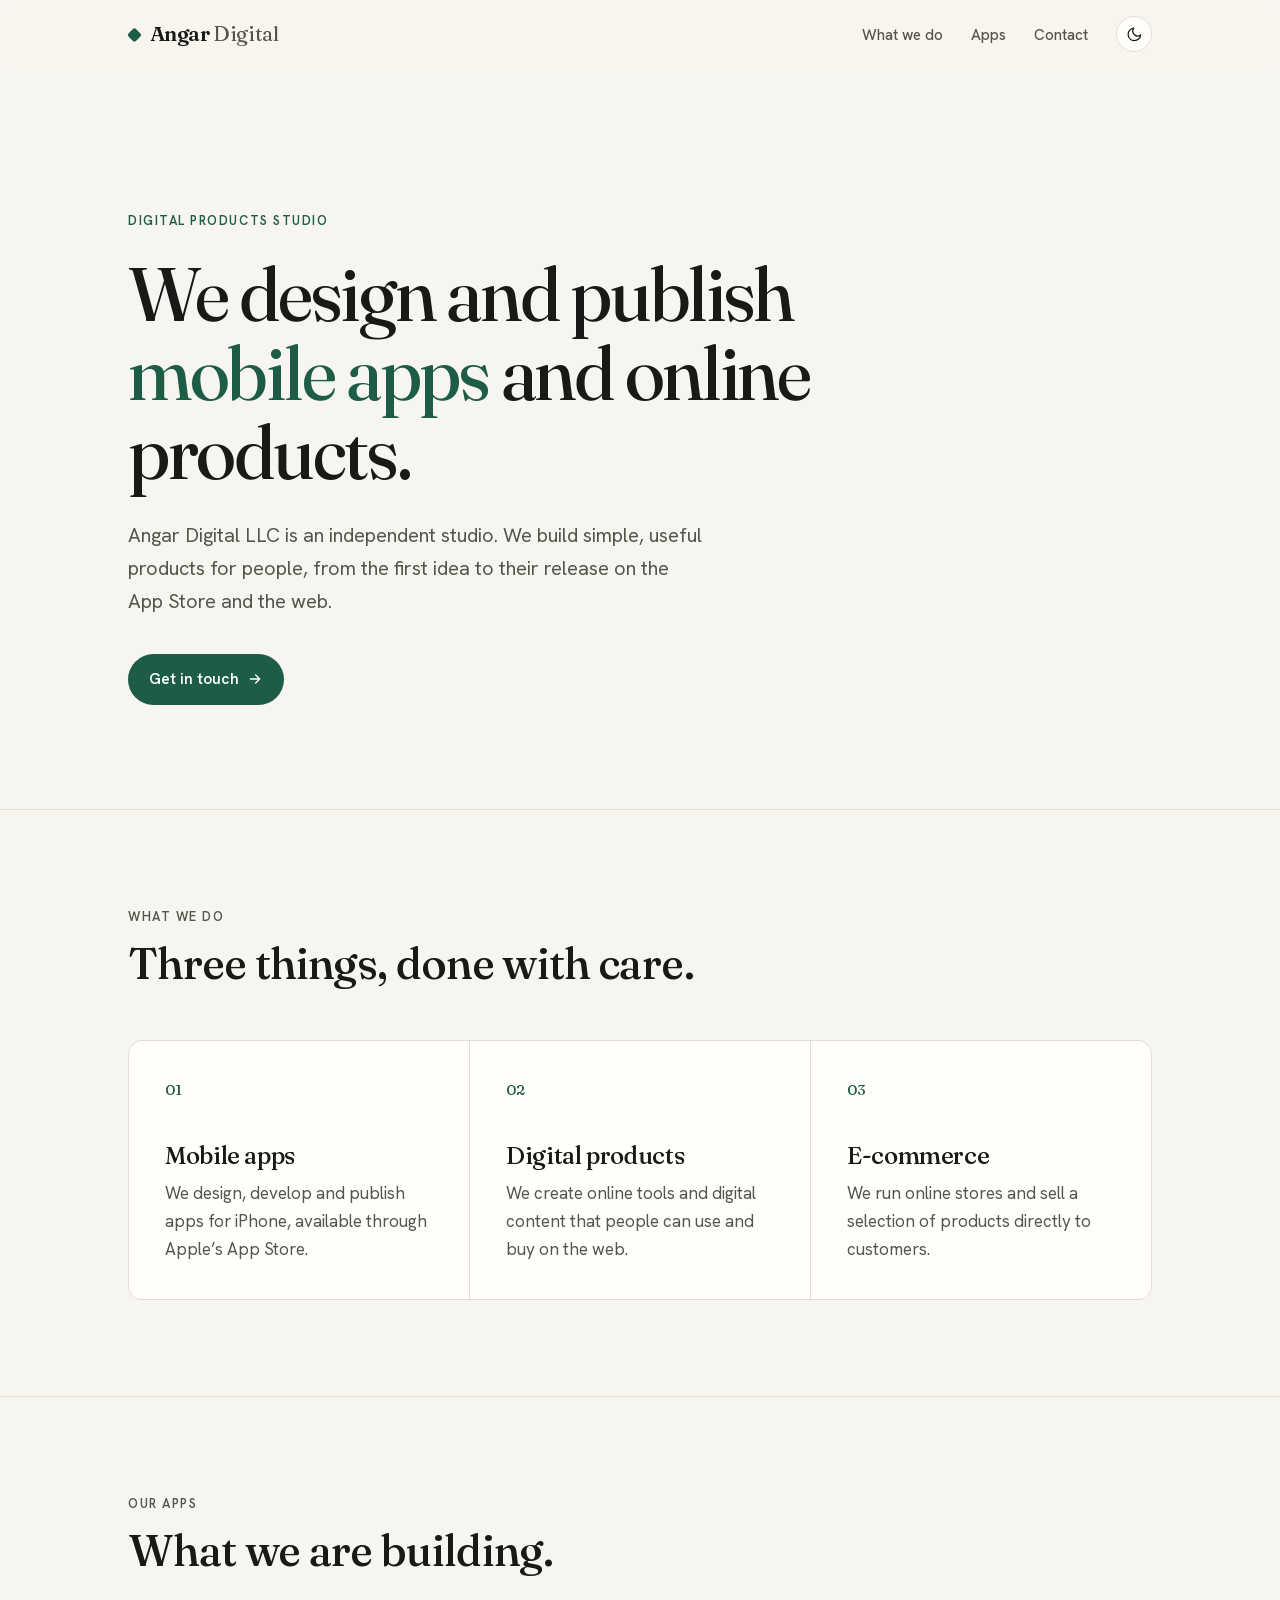
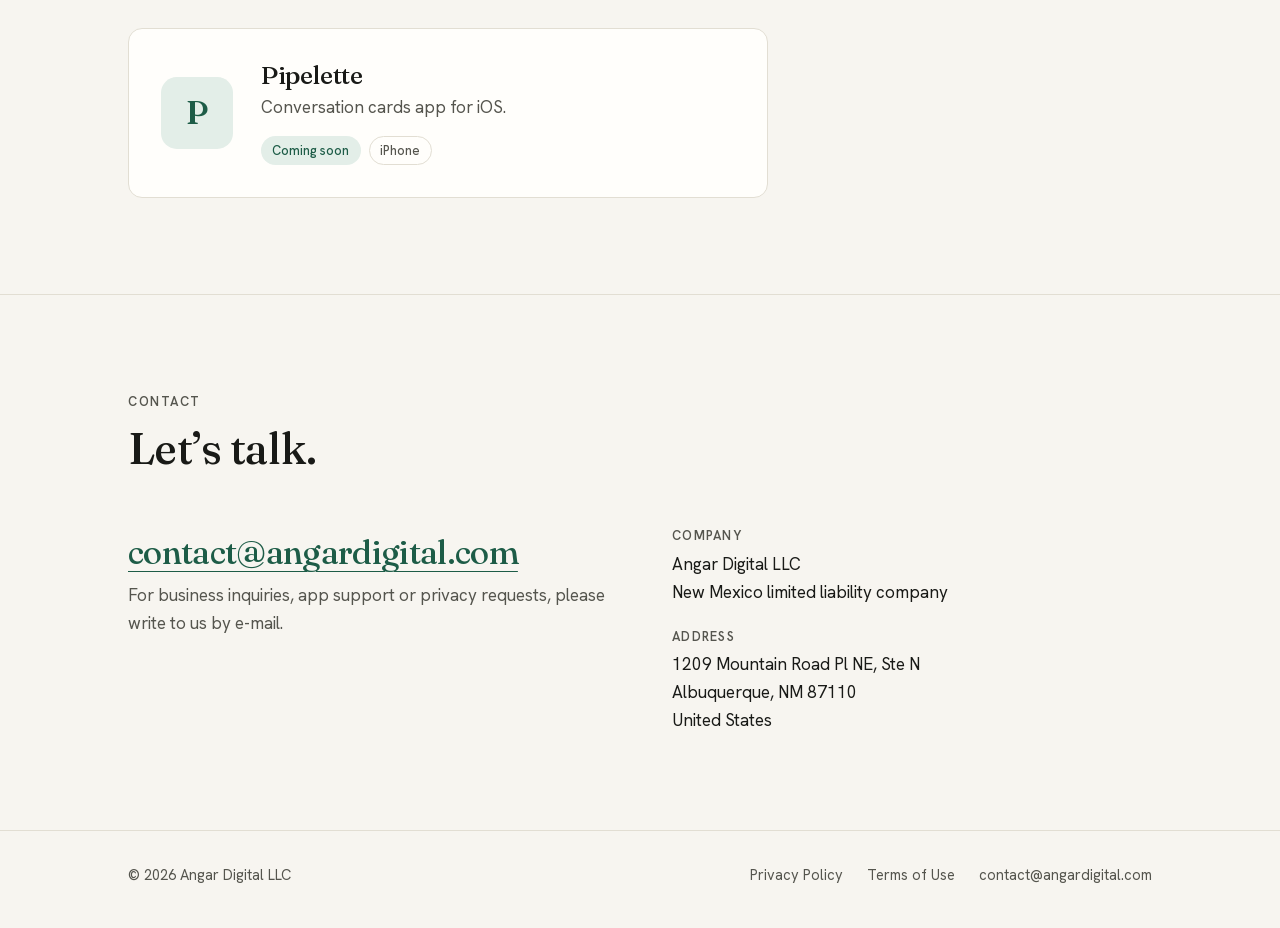
<file: index.html>
<!doctype html>
<html lang="en">
<head>
  <meta charset="utf-8">
  <meta name="viewport" content="width=device-width, initial-scale=1">
  <title>Angar Digital LLC — Digital products studio</title>
  <meta name="description" content="Angar Digital LLC is a digital products studio that designs and publishes mobile apps and online products.">
  <link rel="canonical" href="https://angardigital.com/">
  <meta name="theme-color" content="#f7f5f0" media="(prefers-color-scheme: light)">
  <meta name="theme-color" content="#121412" media="(prefers-color-scheme: dark)">

  <meta property="og:type" content="website">
  <meta property="og:site_name" content="Angar Digital">
  <meta property="og:title" content="Angar Digital LLC — Digital products studio">
  <meta property="og:description" content="We design and publish mobile apps and online products.">
  <meta property="og:url" content="https://angardigital.com/">
  <meta property="og:image" content="https://angardigital.com/assets/img/og-image.png">
  <meta property="og:image:width" content="1200">
  <meta property="og:image:height" content="630">
  <meta property="og:image:alt" content="Angar Digital — Digital products studio">
  <meta property="og:locale" content="en_US">
  <meta name="twitter:card" content="summary_large_image">

  <link rel="icon" href="/favicon.ico" sizes="any">
  <link rel="icon" type="image/png" sizes="32x32" href="/assets/img/favicon-32.png">
  <link rel="apple-touch-icon" href="/apple-touch-icon.png">
  <link rel="manifest" href="/site.webmanifest">

  <link rel="preload" href="/assets/fonts/fraunces-latin.woff2" as="font" type="font/woff2" crossorigin>
  <link rel="preload" href="/assets/fonts/hanken-grotesk-latin.woff2" as="font" type="font/woff2" crossorigin>
  <link rel="stylesheet" href="/assets/css/style.css">
  <script>try{var t=localStorage.getItem("theme");if(t==="light"||t==="dark")document.documentElement.setAttribute("data-theme",t)}catch(e){}</script>
  <script src="/assets/js/site.js" defer></script>

  <script type="application/ld+json">
  {
    "@context": "https://schema.org",
    "@type": "Organization",
    "name": "Angar Digital LLC",
    "legalName": "Angar Digital LLC",
    "url": "https://angardigital.com/",
    "logo": "https://angardigital.com/assets/img/icon-512.png",
    "email": "contact@angardigital.com",
    "description": "Digital products studio that designs and publishes mobile apps and online products.",
    "address": {
      "@type": "PostalAddress",
      "streetAddress": "1209 Mountain Road Pl NE, Ste N",
      "addressLocality": "Albuquerque",
      "addressRegion": "NM",
      "postalCode": "87110",
      "addressCountry": "US"
    }
  }
  </script>
</head>
<body>
  <a class="skip-link" href="#main">Skip to content</a>

  <header class="site-header">
    <div class="wrap header-inner">
      <a class="wordmark" href="/" aria-label="Angar Digital — home">
        <span class="wordmark-mark" aria-hidden="true"></span>
        <span>Angar <span class="wordmark-light">Digital</span></span>
      </a>
      <nav class="site-nav" aria-label="Main">
        <ul>
          <li><a href="#what-we-do">What we do</a></li>
          <li><a href="#apps">Apps</a></li>
          <li><a href="#contact">Contact</a></li>
        </ul>
        <button class="theme-toggle" type="button" aria-label="Toggle dark mode">
          <svg class="icon-moon" viewBox="0 0 24 24" fill="none" stroke="currentColor" stroke-width="1.8" stroke-linecap="round" stroke-linejoin="round" aria-hidden="true"><path d="M21 12.8A9 9 0 1 1 11.2 3a7 7 0 0 0 9.8 9.8z"/></svg>
          <svg class="icon-sun" viewBox="0 0 24 24" fill="none" stroke="currentColor" stroke-width="1.8" stroke-linecap="round" aria-hidden="true"><circle cx="12" cy="12" r="4.2"/><path d="M12 2.5v2.2M12 19.3v2.2M2.5 12h2.2M19.3 12h2.2M5.3 5.3l1.6 1.6M17.1 17.1l1.6 1.6M5.3 18.7l1.6-1.6M17.1 6.9l1.6-1.6"/></svg>
        </button>
      </nav>
    </div>
  </header>

  <main id="main">
    <section class="hero" aria-labelledby="hero-title">
      <div class="wrap">
        <p class="eyebrow">Digital products studio</p>
        <h1 id="hero-title">We design and publish <em>mobile apps</em> and online products.</h1>
        <p class="lede">Angar Digital LLC is an independent studio. We build simple, useful products for people, from the first idea to their release on the App Store and the web.</p>
        <a class="button" href="#contact">
          Get in touch
          <svg viewBox="0 0 24 24" fill="none" stroke="currentColor" stroke-width="2" stroke-linecap="round" stroke-linejoin="round" aria-hidden="true"><path d="M5 12h14M13 6l6 6-6 6"/></svg>
        </a>
      </div>
    </section>

    <section class="section" id="what-we-do" aria-labelledby="what-title">
      <div class="wrap">
        <div class="section-head">
          <p class="section-label">What we do</p>
          <h2 id="what-title">Three things, done with care.</h2>
        </div>
        <ul class="services">
          <li class="service">
            <span class="service-num" aria-hidden="true">01</span>
            <h3>Mobile apps</h3>
            <p>We design, develop and publish apps for iPhone, available through Apple’s App Store.</p>
          </li>
          <li class="service">
            <span class="service-num" aria-hidden="true">02</span>
            <h3>Digital products</h3>
            <p>We create online tools and digital content that people can use and buy on the web.</p>
          </li>
          <li class="service">
            <span class="service-num" aria-hidden="true">03</span>
            <h3>E-commerce</h3>
            <p>We run online stores and sell a selection of products directly to customers.</p>
          </li>
        </ul>
      </div>
    </section>

    <section class="section" id="apps" aria-labelledby="apps-title">
      <div class="wrap">
        <div class="section-head">
          <p class="section-label">Our apps</p>
          <h2 id="apps-title">What we are building.</h2>
        </div>
        <article class="app-card" aria-labelledby="app-pipelette">
          <div class="app-icon" aria-hidden="true">P</div>
          <div>
            <h3 id="app-pipelette">Pipelette</h3>
            <p>Conversation cards app for iOS.</p>
            <ul class="app-meta" aria-label="Details">
              <li><span class="tag tag-accent">Coming soon</span></li>
              <li><span class="tag">iPhone</span></li>
            </ul>
          </div>
        </article>
      </div>
    </section>

    <section class="section" id="contact" aria-labelledby="contact-title">
      <div class="wrap">
        <div class="section-head">
          <p class="section-label">Contact</p>
          <h2 id="contact-title">Let’s talk.</h2>
        </div>
        <div class="contact-grid">
          <div>
            <a class="contact-email" href="mailto:contact@angardigital.com">contact@angardigital.com</a>
            <p class="contact-note">For business inquiries, app support or privacy requests, please write to us by e-mail.</p>
          </div>
          <dl class="company-details">
            <div>
              <dt>Company</dt>
              <dd>Angar Digital LLC<br>New Mexico limited liability company</dd>
            </div>
            <div>
              <dt>Address</dt>
              <dd>
                <address>1209 Mountain Road Pl NE, Ste N<br>Albuquerque, NM 87110<br>United States</address>
              </dd>
            </div>
          </dl>
        </div>
      </div>
    </section>
  </main>

  <footer class="site-footer">
    <div class="wrap footer-inner">
      <p>© 2026 Angar Digital LLC</p>
      <ul class="footer-links">
        <li><a href="/privacy/">Privacy Policy</a></li>
        <li><a href="/terms/">Terms of Use</a></li>
        <li><a href="mailto:contact@angardigital.com">contact@angardigital.com</a></li>
      </ul>
    </div>
  </footer>
</body>
</html>
</file>
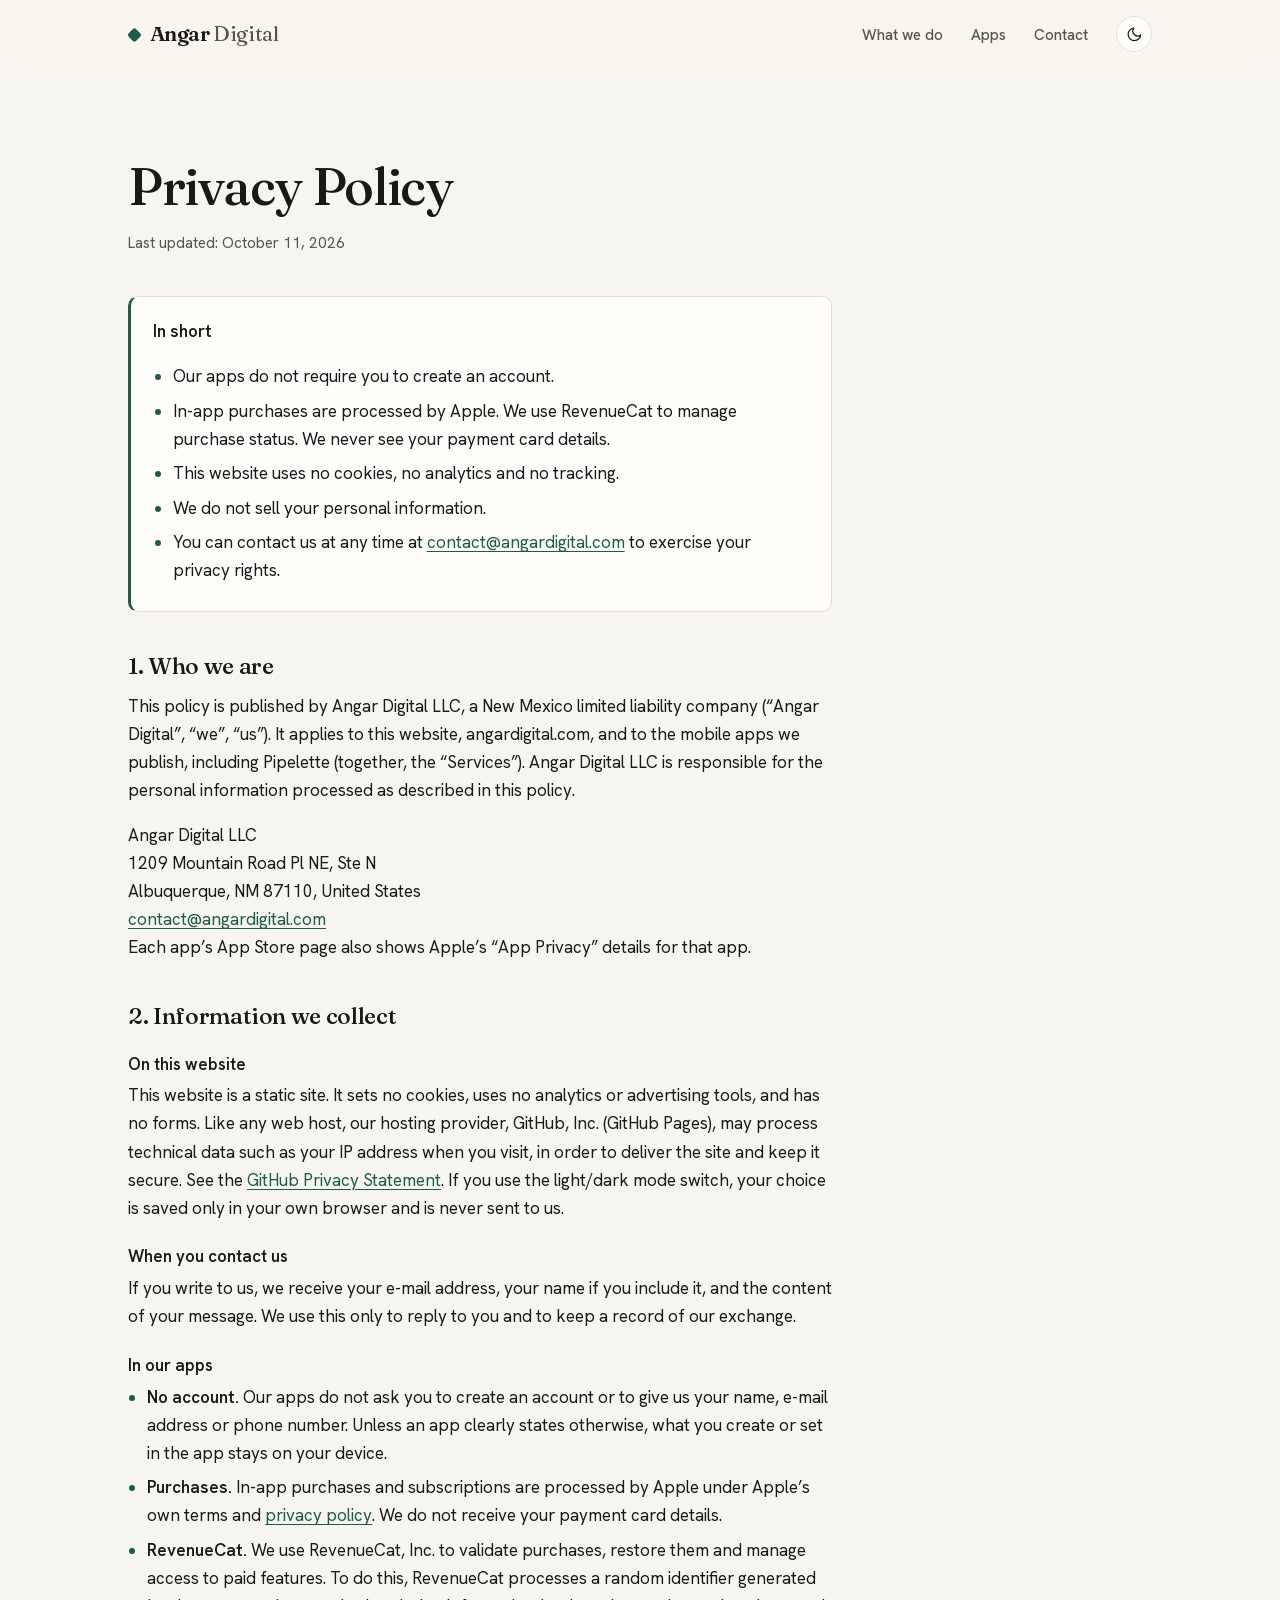
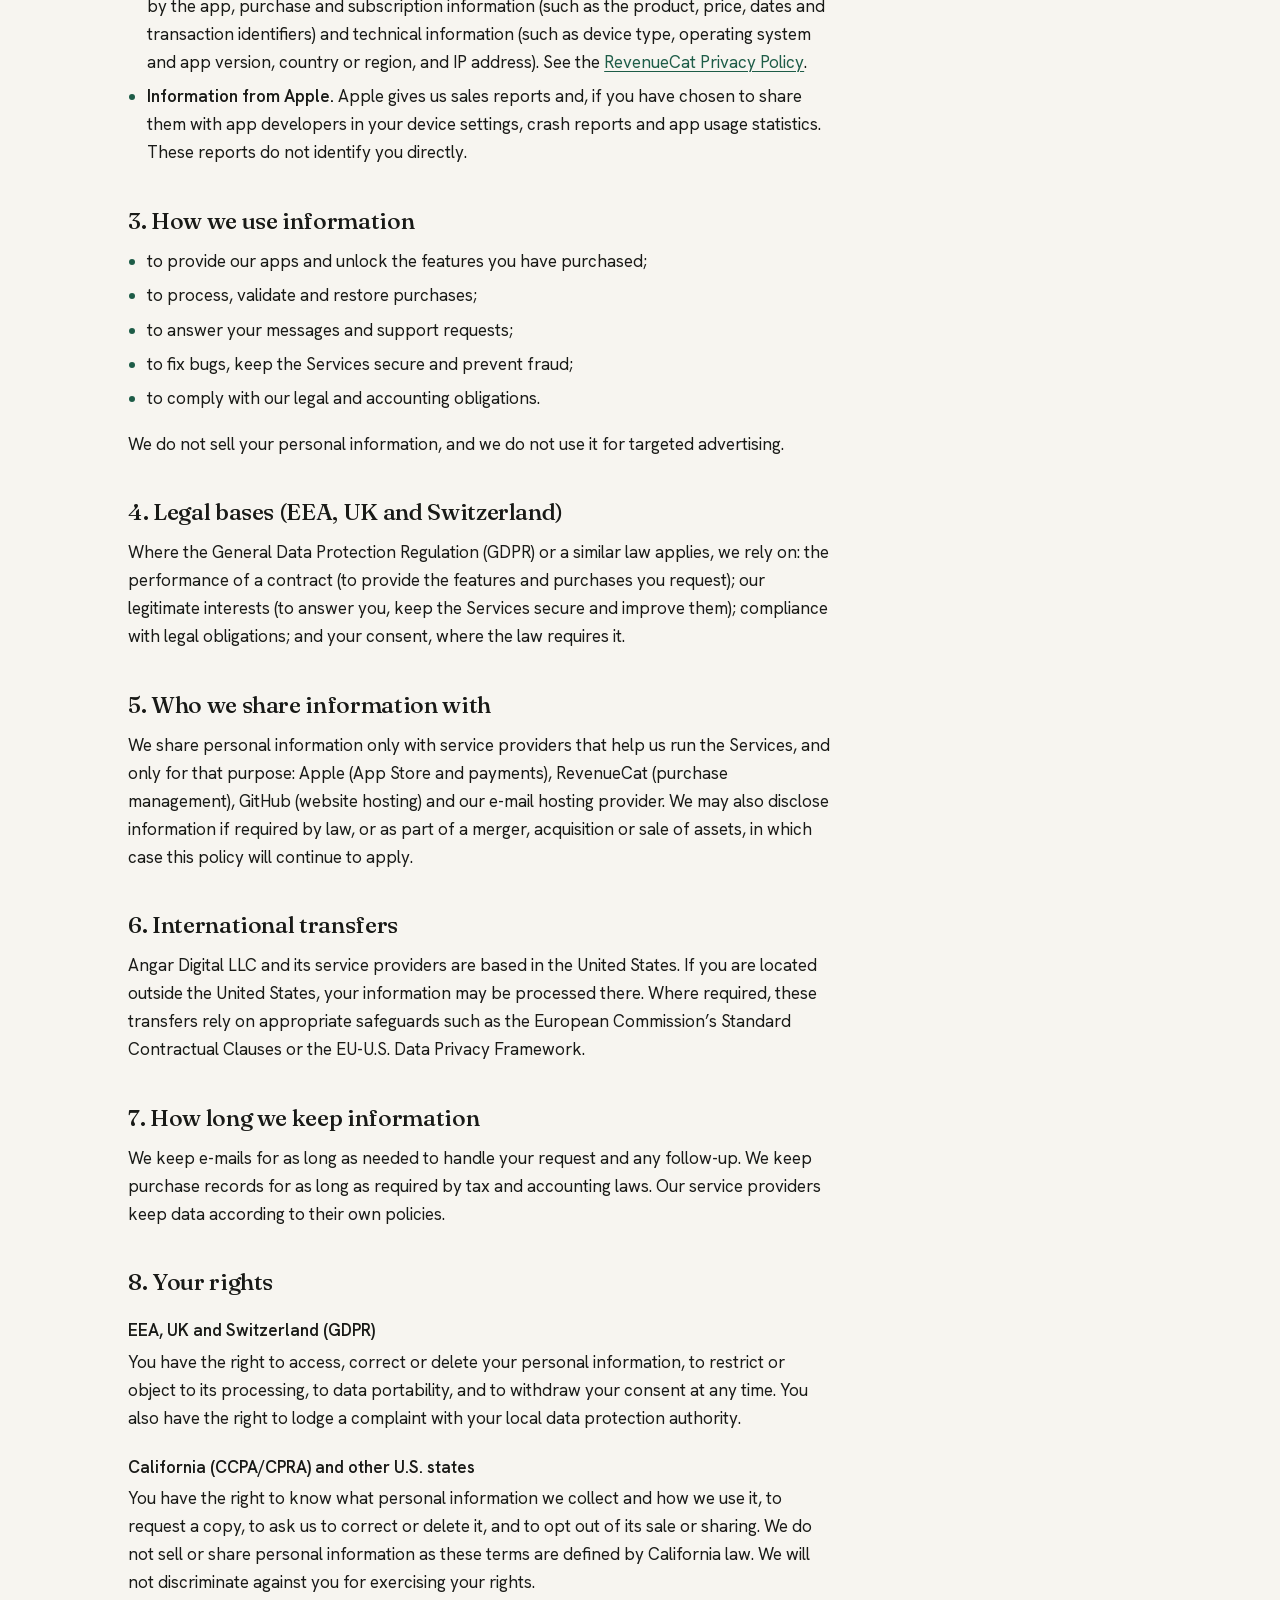
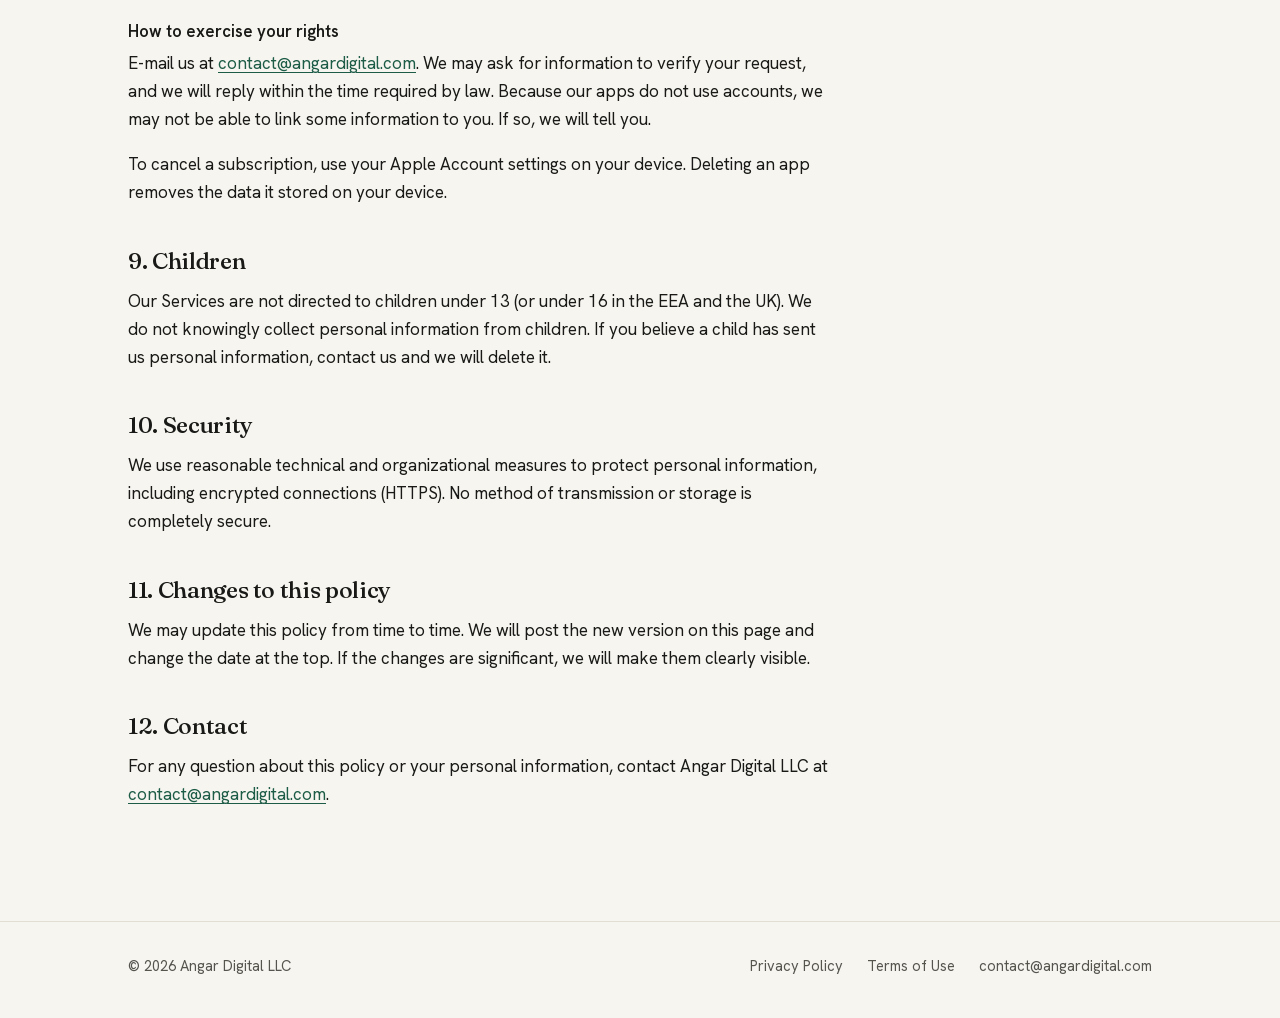
<file: privacy/index.html>
<!doctype html>
<html lang="en">
<head>
  <meta charset="utf-8">
  <meta name="viewport" content="width=device-width, initial-scale=1">
  <title>Privacy Policy — Angar Digital LLC</title>
  <meta name="description" content="How Angar Digital LLC handles personal information on its website and in its mobile apps, and how to exercise your privacy rights.">
  <link rel="canonical" href="https://angardigital.com/privacy/">
  <meta name="theme-color" content="#f7f5f0" media="(prefers-color-scheme: light)">
  <meta name="theme-color" content="#121412" media="(prefers-color-scheme: dark)">

  <meta property="og:type" content="website">
  <meta property="og:site_name" content="Angar Digital">
  <meta property="og:title" content="Privacy Policy — Angar Digital LLC">
  <meta property="og:description" content="How Angar Digital LLC handles personal information on its website and in its mobile apps.">
  <meta property="og:url" content="https://angardigital.com/privacy/">
  <meta property="og:image" content="https://angardigital.com/assets/img/og-image.png">
  <meta property="og:image:width" content="1200">
  <meta property="og:image:height" content="630">
  <meta property="og:image:alt" content="Angar Digital — Digital products studio">
  <meta property="og:locale" content="en_US">
  <meta name="twitter:card" content="summary_large_image">

  <link rel="icon" href="/favicon.ico" sizes="any">
  <link rel="icon" type="image/png" sizes="32x32" href="/assets/img/favicon-32.png">
  <link rel="apple-touch-icon" href="/apple-touch-icon.png">
  <link rel="manifest" href="/site.webmanifest">

  <link rel="preload" href="/assets/fonts/fraunces-latin.woff2" as="font" type="font/woff2" crossorigin>
  <link rel="preload" href="/assets/fonts/hanken-grotesk-latin.woff2" as="font" type="font/woff2" crossorigin>
  <link rel="stylesheet" href="/assets/css/style.css">
  <script>try{var t=localStorage.getItem("theme");if(t==="light"||t==="dark")document.documentElement.setAttribute("data-theme",t)}catch(e){}</script>
  <script src="/assets/js/site.js" defer></script>
</head>
<body>
  <a class="skip-link" href="#main">Skip to content</a>

  <header class="site-header">
    <div class="wrap header-inner">
      <a class="wordmark" href="/" aria-label="Angar Digital — home">
        <span class="wordmark-mark" aria-hidden="true"></span>
        <span>Angar <span class="wordmark-light">Digital</span></span>
      </a>
      <nav class="site-nav" aria-label="Main">
        <ul>
          <li><a href="/#what-we-do">What we do</a></li>
          <li><a href="/#apps">Apps</a></li>
          <li><a href="/#contact">Contact</a></li>
        </ul>
        <button class="theme-toggle" type="button" aria-label="Toggle dark mode">
          <svg class="icon-moon" viewBox="0 0 24 24" fill="none" stroke="currentColor" stroke-width="1.8" stroke-linecap="round" stroke-linejoin="round" aria-hidden="true"><path d="M21 12.8A9 9 0 1 1 11.2 3a7 7 0 0 0 9.8 9.8z"/></svg>
          <svg class="icon-sun" viewBox="0 0 24 24" fill="none" stroke="currentColor" stroke-width="1.8" stroke-linecap="round" aria-hidden="true"><circle cx="12" cy="12" r="4.2"/><path d="M12 2.5v2.2M12 19.3v2.2M2.5 12h2.2M19.3 12h2.2M5.3 5.3l1.6 1.6M17.1 17.1l1.6 1.6M5.3 18.7l1.6-1.6M17.1 6.9l1.6-1.6"/></svg>
        </button>
      </nav>
    </div>
  </header>

  <main id="main" class="wrap">
    <article class="legal">
      <h1>Privacy Policy</h1>
      <p class="updated">Last updated: <time datetime="2026-10-11">October 11, 2026</time></p>

      <div class="summary">
        <p><strong>In short</strong></p>
        <ul>
          <li>Our apps do not require you to create an account.</li>
          <li>In-app purchases are processed by Apple. We use RevenueCat to manage purchase status. We never see your payment card details.</li>
          <li>This website uses no cookies, no analytics and no tracking.</li>
          <li>We do not sell your personal information.</li>
          <li>You can contact us at any time at <a href="mailto:contact@angardigital.com">contact@angardigital.com</a> to exercise your privacy rights.</li>
        </ul>
      </div>

      <h2>1. Who we are</h2>
      <p>This policy is published by Angar Digital LLC, a New Mexico limited liability company (“Angar Digital”, “we”, “us”). It applies to this website, angardigital.com, and to the mobile apps we publish, including Pipelette (together, the “Services”). Angar Digital LLC is responsible for the personal information processed as described in this policy.</p>
      <address>
        Angar Digital LLC<br>
        1209 Mountain Road Pl NE, Ste N<br>
        Albuquerque, NM 87110, United States<br>
        <a href="mailto:contact@angardigital.com">contact@angardigital.com</a>
      </address>
      <p>Each app’s App Store page also shows Apple’s “App Privacy” details for that app.</p>

      <h2>2. Information we collect</h2>

      <h3>On this website</h3>
      <p>This website is a static site. It sets no cookies, uses no analytics or advertising tools, and has no forms. Like any web host, our hosting provider, GitHub, Inc. (GitHub Pages), may process technical data such as your IP address when you visit, in order to deliver the site and keep it secure. See the <a href="https://docs.github.com/en/site-policy/privacy-policies/github-general-privacy-statement" rel="noopener">GitHub Privacy Statement</a>. If you use the light/dark mode switch, your choice is saved only in your own browser and is never sent to us.</p>

      <h3>When you contact us</h3>
      <p>If you write to us, we receive your e-mail address, your name if you include it, and the content of your message. We use this only to reply to you and to keep a record of our exchange.</p>

      <h3>In our apps</h3>
      <ul>
        <li><strong>No account.</strong> Our apps do not ask you to create an account or to give us your name, e-mail address or phone number. Unless an app clearly states otherwise, what you create or set in the app stays on your device.</li>
        <li><strong>Purchases.</strong> In-app purchases and subscriptions are processed by Apple under Apple’s own terms and <a href="https://www.apple.com/legal/privacy/" rel="noopener">privacy policy</a>. We do not receive your payment card details.</li>
        <li><strong>RevenueCat.</strong> We use RevenueCat, Inc. to validate purchases, restore them and manage access to paid features. To do this, RevenueCat processes a random identifier generated by the app, purchase and subscription information (such as the product, price, dates and transaction identifiers) and technical information (such as device type, operating system and app version, country or region, and IP address). See the <a href="https://www.revenuecat.com/privacy/" rel="noopener">RevenueCat Privacy Policy</a>.</li>
        <li><strong>Information from Apple.</strong> Apple gives us sales reports and, if you have chosen to share them with app developers in your device settings, crash reports and app usage statistics. These reports do not identify you directly.</li>
      </ul>

      <h2>3. How we use information</h2>
      <ul>
        <li>to provide our apps and unlock the features you have purchased;</li>
        <li>to process, validate and restore purchases;</li>
        <li>to answer your messages and support requests;</li>
        <li>to fix bugs, keep the Services secure and prevent fraud;</li>
        <li>to comply with our legal and accounting obligations.</li>
      </ul>
      <p>We do not sell your personal information, and we do not use it for targeted advertising.</p>

      <h2>4. Legal bases (EEA, UK and Switzerland)</h2>
      <p>Where the General Data Protection Regulation (GDPR) or a similar law applies, we rely on: the performance of a contract (to provide the features and purchases you request); our legitimate interests (to answer you, keep the Services secure and improve them); compliance with legal obligations; and your consent, where the law requires it.</p>

      <h2>5. Who we share information with</h2>
      <p>We share personal information only with service providers that help us run the Services, and only for that purpose: Apple (App Store and payments), RevenueCat (purchase management), GitHub (website hosting) and our e-mail hosting provider. We may also disclose information if required by law, or as part of a merger, acquisition or sale of assets, in which case this policy will continue to apply.</p>

      <h2>6. International transfers</h2>
      <p>Angar Digital LLC and its service providers are based in the United States. If you are located outside the United States, your information may be processed there. Where required, these transfers rely on appropriate safeguards such as the European Commission’s Standard Contractual Clauses or the EU-U.S. Data Privacy Framework.</p>

      <h2>7. How long we keep information</h2>
      <p>We keep e-mails for as long as needed to handle your request and any follow-up. We keep purchase records for as long as required by tax and accounting laws. Our service providers keep data according to their own policies.</p>

      <h2>8. Your rights</h2>
      <h3>EEA, UK and Switzerland (GDPR)</h3>
      <p>You have the right to access, correct or delete your personal information, to restrict or object to its processing, to data portability, and to withdraw your consent at any time. You also have the right to lodge a complaint with your local data protection authority.</p>
      <h3>California (CCPA/CPRA) and other U.S. states</h3>
      <p>You have the right to know what personal information we collect and how we use it, to request a copy, to ask us to correct or delete it, and to opt out of its sale or sharing. We do not sell or share personal information as these terms are defined by California law. We will not discriminate against you for exercising your rights.</p>
      <h3>How to exercise your rights</h3>
      <p>E-mail us at <a href="mailto:contact@angardigital.com">contact@angardigital.com</a>. We may ask for information to verify your request, and we will reply within the time required by law. Because our apps do not use accounts, we may not be able to link some information to you. If so, we will tell you.</p>
      <p>To cancel a subscription, use your Apple Account settings on your device. Deleting an app removes the data it stored on your device.</p>

      <h2>9. Children</h2>
      <p>Our Services are not directed to children under 13 (or under 16 in the EEA and the UK). We do not knowingly collect personal information from children. If you believe a child has sent us personal information, contact us and we will delete it.</p>

      <h2>10. Security</h2>
      <p>We use reasonable technical and organizational measures to protect personal information, including encrypted connections (HTTPS). No method of transmission or storage is completely secure.</p>

      <h2>11. Changes to this policy</h2>
      <p>We may update this policy from time to time. We will post the new version on this page and change the date at the top. If the changes are significant, we will make them clearly visible.</p>

      <h2>12. Contact</h2>
      <p>For any question about this policy or your personal information, contact Angar Digital LLC at <a href="mailto:contact@angardigital.com">contact@angardigital.com</a>.</p>
    </article>
  </main>

  <footer class="site-footer">
    <div class="wrap footer-inner">
      <p>© 2026 Angar Digital LLC</p>
      <ul class="footer-links">
        <li><a href="/privacy/" aria-current="page">Privacy Policy</a></li>
        <li><a href="/terms/">Terms of Use</a></li>
        <li><a href="mailto:contact@angardigital.com">contact@angardigital.com</a></li>
      </ul>
    </div>
  </footer>
</body>
</html>
</file>
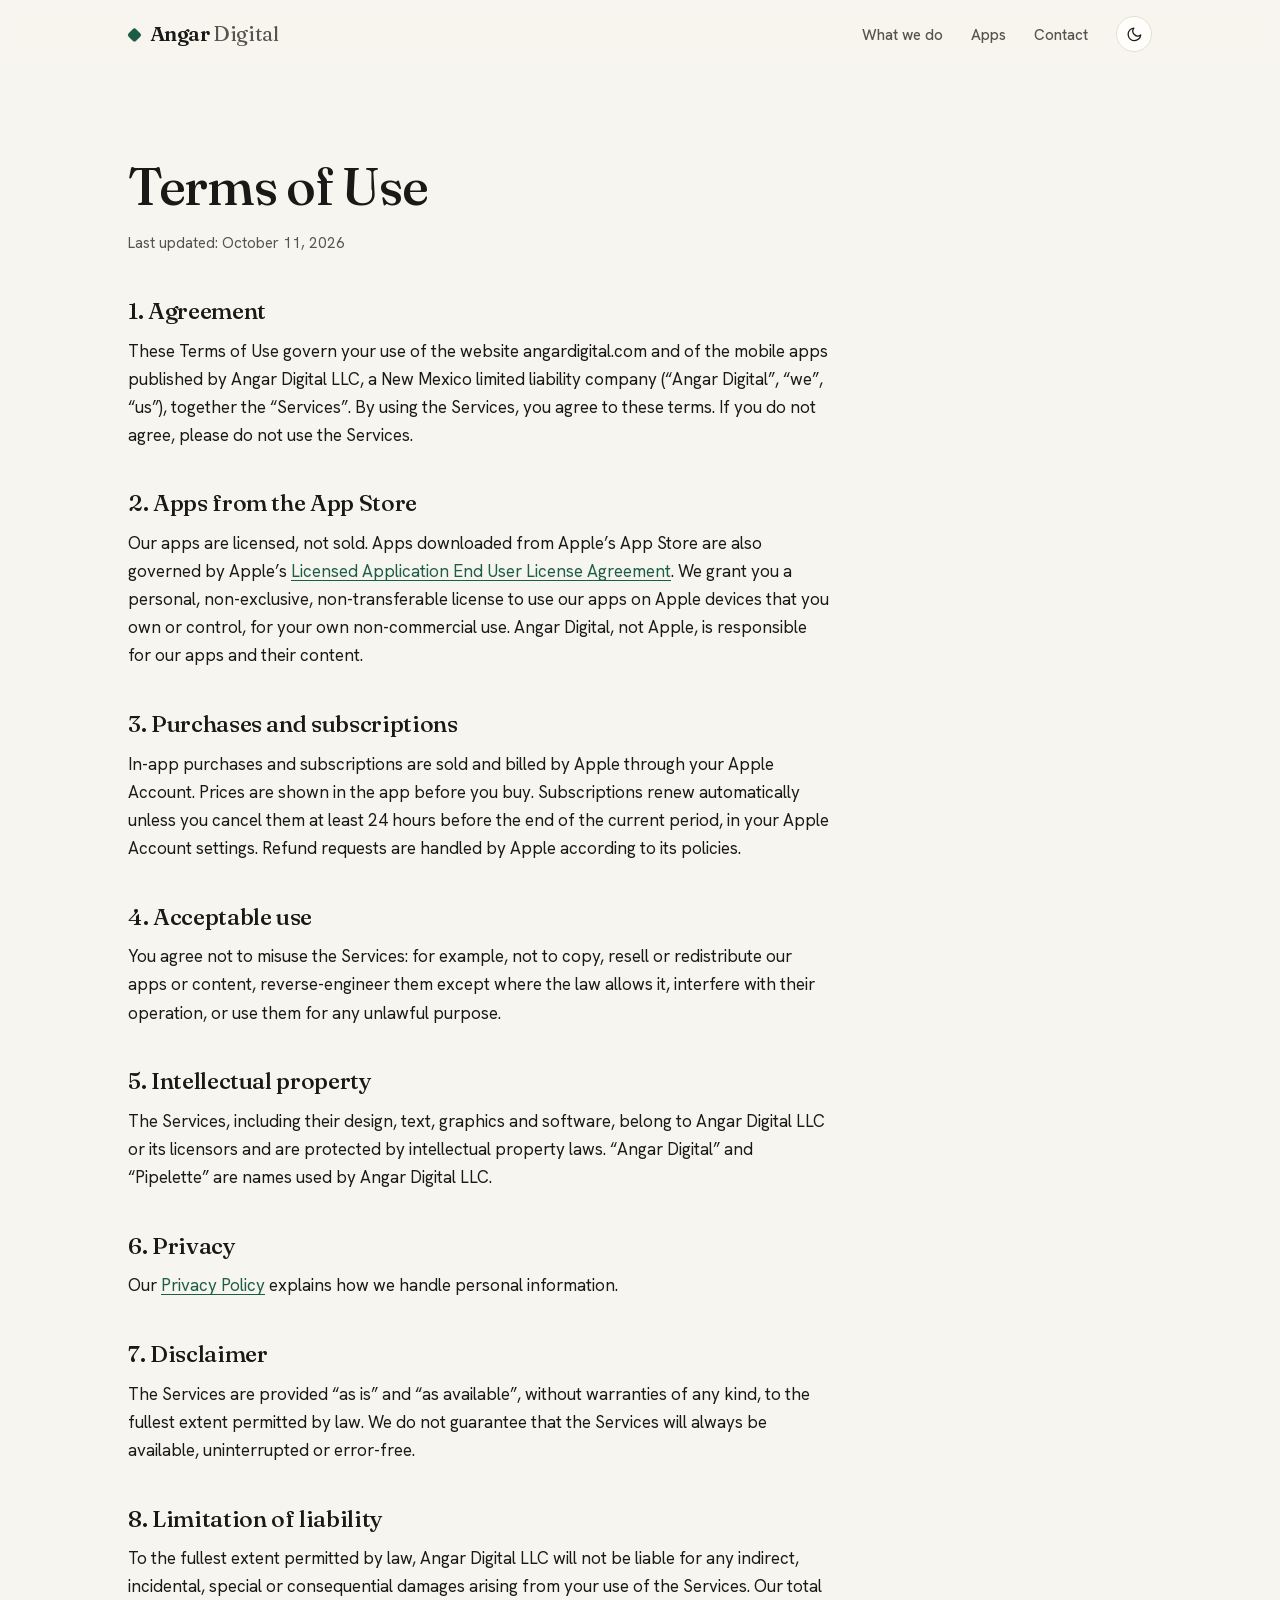
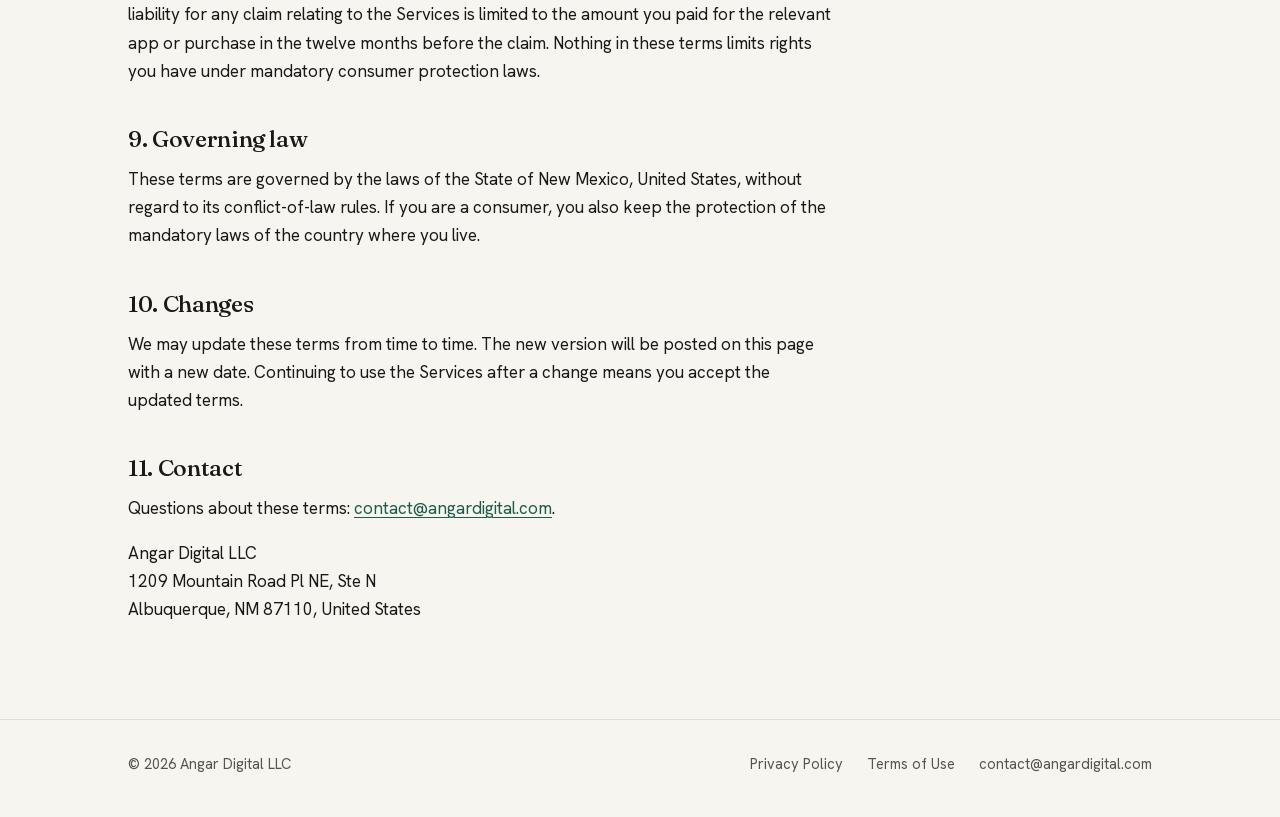
<file: terms/index.html>
<!doctype html>
<html lang="en">
<head>
  <meta charset="utf-8">
  <meta name="viewport" content="width=device-width, initial-scale=1">
  <title>Terms of Use — Angar Digital LLC</title>
  <meta name="description" content="Terms of use for the website and mobile apps of Angar Digital LLC.">
  <link rel="canonical" href="https://angardigital.com/terms/">
  <meta name="theme-color" content="#f7f5f0" media="(prefers-color-scheme: light)">
  <meta name="theme-color" content="#121412" media="(prefers-color-scheme: dark)">

  <meta property="og:type" content="website">
  <meta property="og:site_name" content="Angar Digital">
  <meta property="og:title" content="Terms of Use — Angar Digital LLC">
  <meta property="og:description" content="Terms of use for the website and mobile apps of Angar Digital LLC.">
  <meta property="og:url" content="https://angardigital.com/terms/">
  <meta property="og:image" content="https://angardigital.com/assets/img/og-image.png">
  <meta property="og:image:width" content="1200">
  <meta property="og:image:height" content="630">
  <meta property="og:image:alt" content="Angar Digital — Digital products studio">
  <meta property="og:locale" content="en_US">
  <meta name="twitter:card" content="summary_large_image">

  <link rel="icon" href="/favicon.ico" sizes="any">
  <link rel="icon" type="image/png" sizes="32x32" href="/assets/img/favicon-32.png">
  <link rel="apple-touch-icon" href="/apple-touch-icon.png">
  <link rel="manifest" href="/site.webmanifest">

  <link rel="preload" href="/assets/fonts/fraunces-latin.woff2" as="font" type="font/woff2" crossorigin>
  <link rel="preload" href="/assets/fonts/hanken-grotesk-latin.woff2" as="font" type="font/woff2" crossorigin>
  <link rel="stylesheet" href="/assets/css/style.css">
  <script>try{var t=localStorage.getItem("theme");if(t==="light"||t==="dark")document.documentElement.setAttribute("data-theme",t)}catch(e){}</script>
  <script src="/assets/js/site.js" defer></script>
</head>
<body>
  <a class="skip-link" href="#main">Skip to content</a>

  <header class="site-header">
    <div class="wrap header-inner">
      <a class="wordmark" href="/" aria-label="Angar Digital — home">
        <span class="wordmark-mark" aria-hidden="true"></span>
        <span>Angar <span class="wordmark-light">Digital</span></span>
      </a>
      <nav class="site-nav" aria-label="Main">
        <ul>
          <li><a href="/#what-we-do">What we do</a></li>
          <li><a href="/#apps">Apps</a></li>
          <li><a href="/#contact">Contact</a></li>
        </ul>
        <button class="theme-toggle" type="button" aria-label="Toggle dark mode">
          <svg class="icon-moon" viewBox="0 0 24 24" fill="none" stroke="currentColor" stroke-width="1.8" stroke-linecap="round" stroke-linejoin="round" aria-hidden="true"><path d="M21 12.8A9 9 0 1 1 11.2 3a7 7 0 0 0 9.8 9.8z"/></svg>
          <svg class="icon-sun" viewBox="0 0 24 24" fill="none" stroke="currentColor" stroke-width="1.8" stroke-linecap="round" aria-hidden="true"><circle cx="12" cy="12" r="4.2"/><path d="M12 2.5v2.2M12 19.3v2.2M2.5 12h2.2M19.3 12h2.2M5.3 5.3l1.6 1.6M17.1 17.1l1.6 1.6M5.3 18.7l1.6-1.6M17.1 6.9l1.6-1.6"/></svg>
        </button>
      </nav>
    </div>
  </header>

  <main id="main" class="wrap">
    <article class="legal">
      <h1>Terms of Use</h1>
      <p class="updated">Last updated: <time datetime="2026-10-11">October 11, 2026</time></p>

      <h2>1. Agreement</h2>
      <p>These Terms of Use govern your use of the website angardigital.com and of the mobile apps published by Angar Digital LLC, a New Mexico limited liability company (“Angar Digital”, “we”, “us”), together the “Services”. By using the Services, you agree to these terms. If you do not agree, please do not use the Services.</p>

      <h2>2. Apps from the App Store</h2>
      <p>Our apps are licensed, not sold. Apps downloaded from Apple’s App Store are also governed by Apple’s <a href="https://www.apple.com/legal/internet-services/itunes/dev/stdeula/" rel="noopener">Licensed Application End User License Agreement</a>. We grant you a personal, non-exclusive, non-transferable license to use our apps on Apple devices that you own or control, for your own non-commercial use. Angar Digital, not Apple, is responsible for our apps and their content.</p>

      <h2>3. Purchases and subscriptions</h2>
      <p>In-app purchases and subscriptions are sold and billed by Apple through your Apple Account. Prices are shown in the app before you buy. Subscriptions renew automatically unless you cancel them at least 24 hours before the end of the current period, in your Apple Account settings. Refund requests are handled by Apple according to its policies.</p>

      <h2>4. Acceptable use</h2>
      <p>You agree not to misuse the Services: for example, not to copy, resell or redistribute our apps or content, reverse-engineer them except where the law allows it, interfere with their operation, or use them for any unlawful purpose.</p>

      <h2>5. Intellectual property</h2>
      <p>The Services, including their design, text, graphics and software, belong to Angar Digital LLC or its licensors and are protected by intellectual property laws. “Angar Digital” and “Pipelette” are names used by Angar Digital LLC.</p>

      <h2>6. Privacy</h2>
      <p>Our <a href="/privacy/">Privacy Policy</a> explains how we handle personal information.</p>

      <h2>7. Disclaimer</h2>
      <p>The Services are provided “as is” and “as available”, without warranties of any kind, to the fullest extent permitted by law. We do not guarantee that the Services will always be available, uninterrupted or error-free.</p>

      <h2>8. Limitation of liability</h2>
      <p>To the fullest extent permitted by law, Angar Digital LLC will not be liable for any indirect, incidental, special or consequential damages arising from your use of the Services. Our total liability for any claim relating to the Services is limited to the amount you paid for the relevant app or purchase in the twelve months before the claim. Nothing in these terms limits rights you have under mandatory consumer protection laws.</p>

      <h2>9. Governing law</h2>
      <p>These terms are governed by the laws of the State of New Mexico, United States, without regard to its conflict-of-law rules. If you are a consumer, you also keep the protection of the mandatory laws of the country where you live.</p>

      <h2>10. Changes</h2>
      <p>We may update these terms from time to time. The new version will be posted on this page with a new date. Continuing to use the Services after a change means you accept the updated terms.</p>

      <h2>11. Contact</h2>
      <p>Questions about these terms: <a href="mailto:contact@angardigital.com">contact@angardigital.com</a>.</p>
      <address>
        Angar Digital LLC<br>
        1209 Mountain Road Pl NE, Ste N<br>
        Albuquerque, NM 87110, United States
      </address>
    </article>
  </main>

  <footer class="site-footer">
    <div class="wrap footer-inner">
      <p>© 2026 Angar Digital LLC</p>
      <ul class="footer-links">
        <li><a href="/privacy/">Privacy Policy</a></li>
        <li><a href="/terms/" aria-current="page">Terms of Use</a></li>
        <li><a href="mailto:contact@angardigital.com">contact@angardigital.com</a></li>
      </ul>
    </div>
  </footer>
</body>
</html>
</file>
<file: assets/css/style.css>
/* Angar Digital — site styles
   Fonts: Fraunces & Hanken Grotesk (SIL Open Font License), self-hosted from Google Fonts. */

@font-face {
  font-family: "Fraunces";
  font-style: normal;
  font-weight: 400 600;
  font-display: swap;
  src: url("../fonts/fraunces-latin.woff2") format("woff2");
}
@font-face {
  font-family: "Hanken Grotesk";
  font-style: normal;
  font-weight: 400 600;
  font-display: swap;
  src: url("../fonts/hanken-grotesk-latin.woff2") format("woff2");
}

/* ---------- Tokens ---------- */
:root {
  --bg: #f7f5f0;
  --surface: #fffefb;
  --text: #191a17;
  --muted: #55554e;
  --line: #e2ded3;
  --accent: #1d5c47;
  --accent-soft: #e3eee8;
  --on-accent: #ffffff;
  --focus: #1d5c47;

  --font-display: "Fraunces", Georgia, "Times New Roman", serif;
  --font-body: "Hanken Grotesk", system-ui, -apple-system, "Segoe UI", sans-serif;

  --wrap: 68rem;
  --gutter: clamp(1rem, 4vw, 2rem);
  --radius: 14px;
  color-scheme: light;
}

@media (prefers-color-scheme: dark) {
  :root:not([data-theme="light"]) {
    --bg: #121412;
    --surface: #191c19;
    --text: #ecebe5;
    --muted: #a4a59d;
    --line: #2a2e2a;
    --accent: #85cdac;
    --accent-soft: #1d2a24;
    --on-accent: #0d1a14;
    --focus: #85cdac;
    color-scheme: dark;
  }
}
:root[data-theme="dark"] {
  --bg: #121412;
  --surface: #191c19;
  --text: #ecebe5;
  --muted: #a4a59d;
  --line: #2a2e2a;
  --accent: #85cdac;
  --accent-soft: #1d2a24;
  --on-accent: #0d1a14;
  --focus: #85cdac;
  color-scheme: dark;
}

/* ---------- Base ---------- */
*,
*::before,
*::after { box-sizing: border-box; }

html {
  -webkit-text-size-adjust: 100%;
  text-size-adjust: 100%;
  scroll-behavior: smooth;
  scroll-padding-top: 5rem;
}
@media (prefers-reduced-motion: reduce) {
  html { scroll-behavior: auto; }
}

body {
  margin: 0;
  background: var(--bg);
  color: var(--text);
  font-family: var(--font-body);
  font-size: 1.0625rem;
  line-height: 1.65;
  font-feature-settings: "ss01";
  -webkit-font-smoothing: antialiased;
  -moz-osx-font-smoothing: grayscale;
  text-rendering: optimizeLegibility;
}

h1, h2, h3 {
  font-family: var(--font-display);
  font-weight: 500;
  line-height: 1.12;
  letter-spacing: -0.015em;
  margin: 0;
  font-variation-settings: "SOFT" 0, "WONK" 0;
}

p { margin: 0 0 1em; }

a {
  color: var(--accent);
  text-decoration-thickness: 1px;
  text-underline-offset: 0.2em;
}
a:hover { text-decoration-thickness: 2px; }

:focus-visible {
  outline: 2px solid var(--focus);
  outline-offset: 3px;
  border-radius: 4px;
}

.wrap {
  width: 100%;
  max-width: var(--wrap);
  margin-inline: auto;
  padding-inline: var(--gutter);
}

.skip-link {
  position: absolute;
  left: 1rem;
  top: -3rem;
  z-index: 100;
  padding: 0.5rem 0.9rem;
  background: var(--text);
  color: var(--bg);
  border-radius: 8px;
  text-decoration: none;
}
.skip-link:focus { top: 1rem; }

.visually-hidden {
  position: absolute !important;
  width: 1px; height: 1px;
  padding: 0; margin: -1px;
  overflow: hidden; clip: rect(0 0 0 0);
  white-space: nowrap; border: 0;
}

/* ---------- Header ---------- */
.site-header {
  position: sticky;
  top: 0;
  z-index: 10;
  background: color-mix(in srgb, var(--bg) 88%, transparent);
  -webkit-backdrop-filter: saturate(140%) blur(10px);
  backdrop-filter: saturate(140%) blur(10px);
  border-bottom: 1px solid transparent;
}
.site-header.is-scrolled { border-bottom-color: var(--line); }

.header-inner {
  display: flex;
  align-items: center;
  justify-content: space-between;
  gap: 1rem;
  min-height: 4.25rem;
}

.wordmark {
  display: inline-flex;
  align-items: center;
  gap: 0.55rem;
  color: var(--text);
  text-decoration: none;
  font-family: var(--font-display);
  font-size: 1.3rem;
  font-weight: 600;
  letter-spacing: -0.02em;
  white-space: nowrap;
}
.wordmark:hover { text-decoration: none; }
.wordmark-mark {
  width: 0.62em;
  height: 0.62em;
  border-radius: 3px;
  background: var(--accent);
  transform: translateY(0.02em) rotate(45deg) scale(0.82);
  flex: none;
}
.wordmark-light { font-weight: 400; color: var(--muted); }

.site-nav {
  display: flex;
  align-items: center;
  gap: clamp(0.75rem, 2.5vw, 1.75rem);
}
.site-nav ul {
  display: flex;
  gap: clamp(0.75rem, 2.5vw, 1.75rem);
  list-style: none;
  margin: 0;
  padding: 0;
}
.site-nav a {
  color: var(--muted);
  text-decoration: none;
  font-size: 0.95rem;
  font-weight: 500;
}
.site-nav a:hover,
.site-nav a[aria-current="page"] { color: var(--text); }

.theme-toggle {
  display: inline-grid;
  place-items: center;
  width: 2.25rem;
  height: 2.25rem;
  padding: 0;
  border: 1px solid var(--line);
  border-radius: 999px;
  background: var(--surface);
  color: var(--text);
  cursor: pointer;
}
.theme-toggle:hover { border-color: var(--muted); }
.theme-toggle svg { width: 1.05rem; height: 1.05rem; }
.theme-toggle .icon-sun { display: none; }
:root[data-theme="dark"] .theme-toggle .icon-sun { display: block; }
:root[data-theme="dark"] .theme-toggle .icon-moon { display: none; }
@media (prefers-color-scheme: dark) {
  :root:not([data-theme="light"]) .theme-toggle .icon-sun { display: block; }
  :root:not([data-theme="light"]) .theme-toggle .icon-moon { display: none; }
}

@media (max-width: 40rem) {
  .site-nav ul { display: none; }
}

/* ---------- Hero ---------- */
.hero {
  padding-block: clamp(4rem, 12vw, 8.5rem) clamp(3.5rem, 9vw, 6.5rem);
}
.eyebrow {
  display: inline-block;
  margin: 0 0 1.4rem;
  font-size: 0.8rem;
  font-weight: 600;
  letter-spacing: 0.12em;
  text-transform: uppercase;
  color: var(--accent);
}
.hero h1 {
  max-width: 16ch;
  font-size: clamp(2.5rem, 7.2vw, 4.75rem);
  font-weight: 450;
  letter-spacing: -0.03em;
  line-height: 1.04;
}
.hero h1 em {
  font-style: normal;
  color: var(--accent);
}
.lede {
  max-width: 36rem;
  margin: 1.75rem 0 2.25rem;
  font-size: clamp(1.1rem, 2.2vw, 1.25rem);
  color: var(--muted);
}

.button {
  display: inline-flex;
  align-items: center;
  gap: 0.5rem;
  padding: 0.8rem 1.3rem;
  border-radius: 999px;
  background: var(--accent);
  color: var(--on-accent);
  font-weight: 600;
  font-size: 0.98rem;
  text-decoration: none;
  transition: transform 0.15s ease, box-shadow 0.15s ease;
}
.button:hover {
  text-decoration: none;
  transform: translateY(-1px);
  box-shadow: 0 6px 18px -8px color-mix(in srgb, var(--accent) 70%, transparent);
}
.button svg { width: 1rem; height: 1rem; }
@media (prefers-reduced-motion: reduce) {
  .button { transition: none; }
  .button:hover { transform: none; }
}

/* ---------- Sections ---------- */
.section {
  padding-block: clamp(3.5rem, 9vw, 6rem);
  border-top: 1px solid var(--line);
}
.section-head {
  display: grid;
  gap: 0.75rem;
  margin-bottom: clamp(2rem, 5vw, 3.25rem);
  max-width: 40rem;
}
.section-label {
  font-size: 0.8rem;
  font-weight: 600;
  letter-spacing: 0.12em;
  text-transform: uppercase;
  color: var(--muted);
  margin: 0;
}
.section h2 {
  font-size: clamp(1.9rem, 4.6vw, 2.75rem);
}
.section-head p:last-child { margin: 0; color: var(--muted); }

/* What we do */
.services {
  display: grid;
  grid-template-columns: repeat(auto-fit, minmax(16rem, 1fr));
  gap: 1px;
  margin: 0;
  padding: 0;
  list-style: none;
  background: var(--line);
  border: 1px solid var(--line);
  border-radius: var(--radius);
  overflow: hidden;
}
.service {
  padding: clamp(1.5rem, 3.5vw, 2.25rem);
  background: var(--surface);
}
.service-num {
  display: block;
  margin-bottom: 2.5rem;
  font-family: var(--font-display);
  font-size: 0.95rem;
  color: var(--accent);
}
.service h3 {
  font-size: 1.5rem;
  margin-bottom: 0.6rem;
}
.service p {
  margin: 0;
  color: var(--muted);
}

/* Apps */
.app-card {
  display: grid;
  grid-template-columns: auto 1fr;
  align-items: center;
  gap: clamp(1rem, 3vw, 1.75rem);
  max-width: 40rem;
  padding: clamp(1.25rem, 3.5vw, 2rem);
  background: var(--surface);
  border: 1px solid var(--line);
  border-radius: var(--radius);
}
.app-icon {
  display: grid;
  place-items: center;
  width: 4.5rem;
  height: 4.5rem;
  border-radius: 22%;
  background: var(--accent-soft);
  color: var(--accent);
  font-family: var(--font-display);
  font-size: 2.1rem;
  font-weight: 500;
}
.app-card h3 {
  font-size: 1.6rem;
  margin-bottom: 0.25rem;
}
.app-card p { margin: 0; color: var(--muted); }
.app-meta {
  display: flex;
  flex-wrap: wrap;
  gap: 0.5rem;
  margin: 0.85rem 0 0;
  padding: 0;
  list-style: none;
}
.tag {
  display: inline-block;
  padding: 0.2rem 0.65rem;
  border: 1px solid var(--line);
  border-radius: 999px;
  font-size: 0.8rem;
  font-weight: 500;
  color: var(--muted);
}
.tag-accent {
  border-color: transparent;
  background: var(--accent-soft);
  color: var(--accent);
}
@media (max-width: 26rem) {
  .app-card { grid-template-columns: 1fr; }
}

/* Contact */
.contact-grid {
  display: grid;
  grid-template-columns: repeat(auto-fit, minmax(16rem, 1fr));
  gap: clamp(2rem, 5vw, 4rem);
  align-items: start;
}
.contact-email {
  display: inline-block;
  font-family: var(--font-display);
  font-size: clamp(1.4rem, 4.2vw, 2.1rem);
  font-weight: 450;
  letter-spacing: -0.02em;
  overflow-wrap: anywhere;
}
.contact-note { color: var(--muted); max-width: 30rem; }
.company-details {
  margin: 0;
  display: grid;
  gap: 1.25rem;
}
.company-details div { display: grid; gap: 0.2rem; }
.company-details dt {
  font-size: 0.8rem;
  font-weight: 600;
  letter-spacing: 0.1em;
  text-transform: uppercase;
  color: var(--muted);
}
.company-details dd { margin: 0; }
.company-details address { font-style: normal; }

/* ---------- Legal pages ---------- */
.legal {
  max-width: 44rem;
  padding-block: clamp(3rem, 9vw, 5.5rem) clamp(3.5rem, 9vw, 6rem);
}
.legal h1 {
  font-size: clamp(2.2rem, 6vw, 3.25rem);
  letter-spacing: -0.025em;
}
.legal .updated {
  margin: 1rem 0 2.5rem;
  color: var(--muted);
  font-size: 0.95rem;
}
.legal h2 {
  font-size: 1.45rem;
  margin: 2.6rem 0 0.8rem;
}
.legal h3 {
  font-family: var(--font-body);
  font-size: 1.05rem;
  font-weight: 600;
  letter-spacing: 0;
  margin: 1.6rem 0 0.5rem;
}
.legal ul { padding-left: 1.2rem; margin: 0 0 1em; }
.legal li { margin-bottom: 0.4rem; }
.legal li::marker { color: var(--accent); }
.legal address { font-style: normal; }
.legal .summary {
  padding: 1.25rem 1.4rem;
  background: var(--surface);
  border: 1px solid var(--line);
  border-left: 3px solid var(--accent);
  border-radius: 10px;
}
.legal .summary p:last-child,
.legal .summary ul:last-child { margin-bottom: 0; }

/* ---------- 404 ---------- */
.not-found {
  padding-block: clamp(5rem, 16vw, 10rem);
}
.not-found h1 { font-size: clamp(2.4rem, 7vw, 4rem); margin-bottom: 1rem; }
.not-found p { color: var(--muted); }

/* ---------- Footer ---------- */
.site-footer {
  border-top: 1px solid var(--line);
  padding-block: 2rem 2.5rem;
  font-size: 0.92rem;
  color: var(--muted);
}
.footer-inner {
  display: flex;
  flex-wrap: wrap;
  align-items: center;
  justify-content: space-between;
  gap: 1rem 2rem;
}
.footer-inner p { margin: 0; }
.footer-links {
  display: flex;
  flex-wrap: wrap;
  gap: 0.5rem 1.5rem;
  margin: 0;
  padding: 0;
  list-style: none;
}
.footer-links a { color: var(--muted); text-decoration: none; }
.footer-links a:hover { color: var(--text); text-decoration: underline; }
</file>
